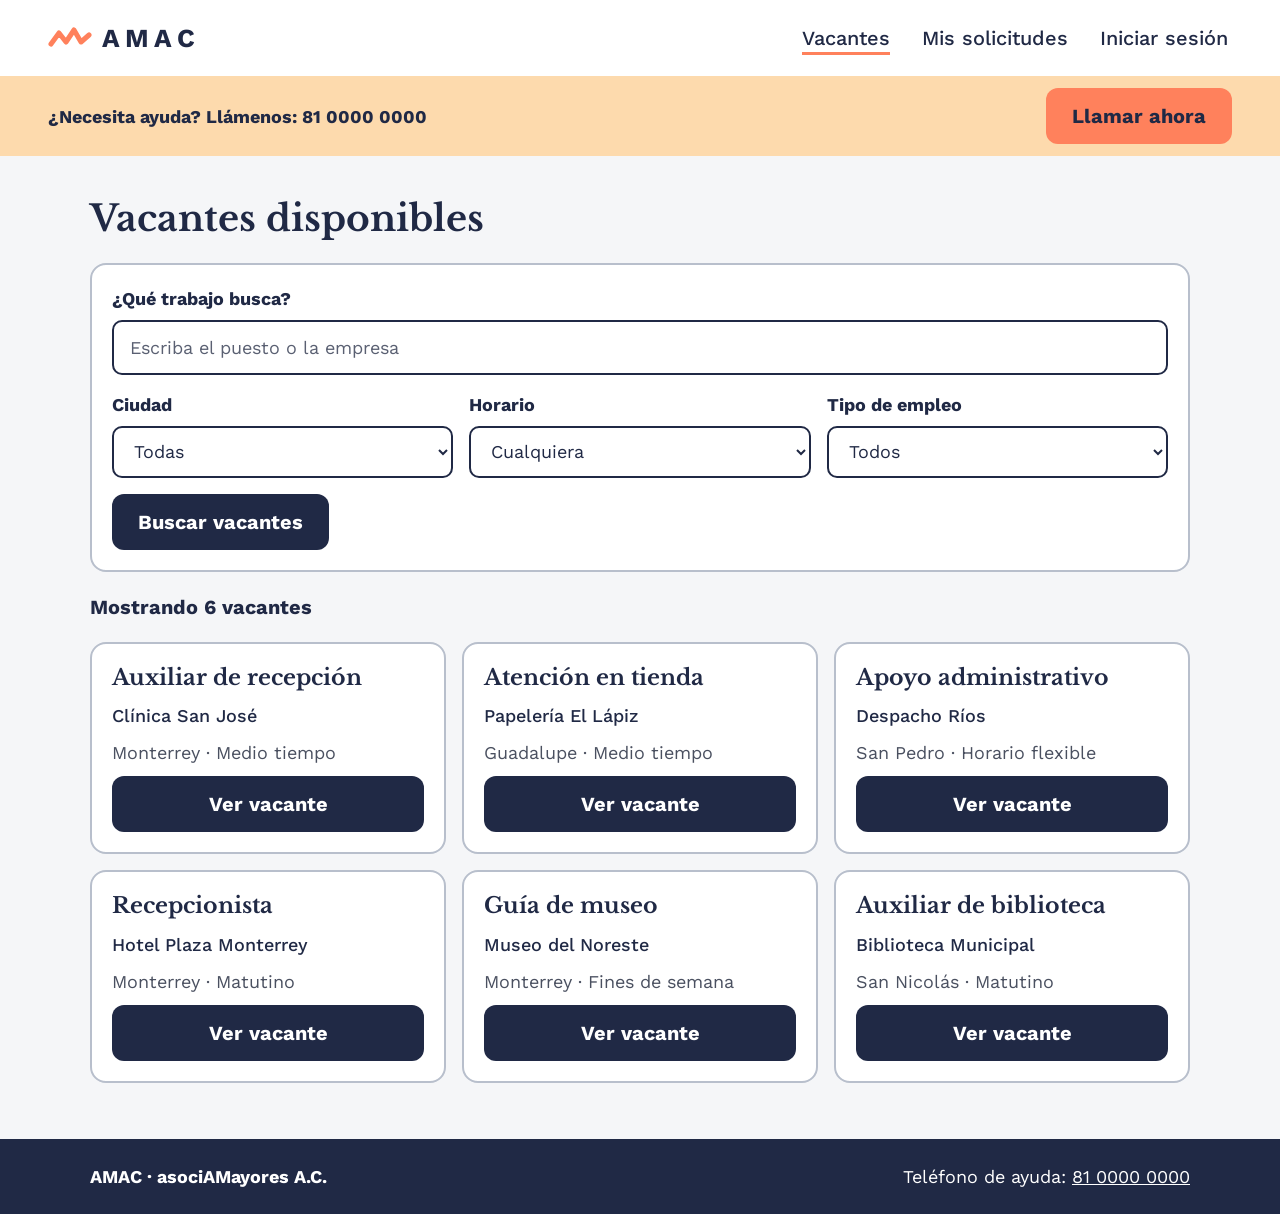
<file: index.html>
<!DOCTYPE html>
<html lang="es">
<head>
  <meta charset="UTF-8">
  <meta name="viewport" content="width=device-width, initial-scale=1.0">
  <title>Vacantes disponibles | AMAC</title>
  <link rel="preconnect" href="https://fonts.googleapis.com">
  <link rel="preconnect" href="https://fonts.gstatic.com" crossorigin>
  <link rel="stylesheet" href="https://fonts.googleapis.com/css2?family=Libre+Baskerville:wght@700&family=Work+Sans:wght@400;500;700&display=swap">
  <link rel="stylesheet" href="css/variables.css">
  <link rel="stylesheet" href="css/base.css">
  <link rel="stylesheet" href="css/layout.css">
  <link rel="stylesheet" href="css/componentes.css">
</head>
<body>
  <a class="saltar-contenido" href="#principal">Saltar al contenido</a>

  <header class="encabezado">
    <div class="encabezado__interior">
      <a class="logo" href="index.html"><svg width="44" height="22" viewBox="0 0 44 22" fill="none" aria-hidden="true"><path d="M3 17 L11 6 L18 15 L26 3 L33 15 L41 8" stroke="#FF815C" stroke-width="5" stroke-linecap="round" stroke-linejoin="round"/></svg><span>AMAC</span></a>
      <nav aria-label="Navegación principal">
        <ul class="nav__lista">
        <li><a class="nav__enlace" href="index.html" aria-current="page">Vacantes</a></li>
        <li><a class="nav__enlace" href="mis-solicitudes.html">Mis solicitudes</a></li>
        <li><a class="nav__enlace" href="login.html">Iniciar sesión</a></li>
        </ul>
      </nav>
    </div>
  </header>

  <aside class="franja-ayuda" aria-label="Ayuda">
    <div class="franja-ayuda__interior">
      <p class="franja-ayuda__texto">¿Necesita ayuda? Llámenos: 81 0000 0000</p>
      <a class="boton boton--acento" href="tel:+528100000000">Llamar ahora</a>
    </div>
  </aside>

  <main id="principal">
    <div class="contenedor">
      <div class="pila">
        <h1>Vacantes disponibles</h1>

        <section class="panel" aria-labelledby="buscar-titulo">
          <h2 class="solo-lectores" id="buscar-titulo">Buscar y filtrar vacantes</h2>
          <div class="campo-formulario">
            <label for="buscar">¿Qué trabajo busca?</label>
            <input type="search" id="buscar" name="buscar" placeholder="Escriba el puesto o la empresa">
          </div>
          <div class="filtros">
        <div class="campo-formulario">
          <label for="ciudad">Ciudad</label>
          <select id="ciudad" name="ciudad"><option>Todas</option><option>Monterrey</option><option>Guadalupe</option><option>San Pedro</option><option>San Nicolás</option></select>
        </div>
        <div class="campo-formulario">
          <label for="horario">Horario</label>
          <select id="horario" name="horario"><option>Cualquiera</option><option>Matutino</option><option>Vespertino</option><option>Flexible</option><option>Fines de semana</option></select>
        </div>
        <div class="campo-formulario">
          <label for="tipo">Tipo de empleo</label>
          <select id="tipo" name="tipo"><option>Todos</option><option>Medio tiempo</option><option>Tiempo completo</option></select>
        </div>
          </div>
          <div class="acciones">
            <button type="button" class="boton boton--primario">Buscar vacantes</button>
          </div>
        </section>

        <p class="texto-grande"><strong>Mostrando 6 vacantes</strong></p>

        <section aria-labelledby="lista-titulo">
          <h2 class="solo-lectores" id="lista-titulo">Lista de vacantes</h2>
          <div class="lista-vacantes">
        <article class="tarjeta-vacante">
          <h3 class="tarjeta-vacante__titulo">Auxiliar de recepción</h3>
          <p class="tarjeta-vacante__empresa">Clínica San José</p>
          <p class="tarjeta-vacante__datos">Monterrey · Medio tiempo</p>
          <a class="boton boton--primario" href="vacante.html">Ver vacante</a>
        </article>
        <article class="tarjeta-vacante">
          <h3 class="tarjeta-vacante__titulo">Atención en tienda</h3>
          <p class="tarjeta-vacante__empresa">Papelería El Lápiz</p>
          <p class="tarjeta-vacante__datos">Guadalupe · Medio tiempo</p>
          <a class="boton boton--primario" href="vacante.html">Ver vacante</a>
        </article>
        <article class="tarjeta-vacante">
          <h3 class="tarjeta-vacante__titulo">Apoyo administrativo</h3>
          <p class="tarjeta-vacante__empresa">Despacho Ríos</p>
          <p class="tarjeta-vacante__datos">San Pedro · Horario flexible</p>
          <a class="boton boton--primario" href="vacante.html">Ver vacante</a>
        </article>
        <article class="tarjeta-vacante">
          <h3 class="tarjeta-vacante__titulo">Recepcionista</h3>
          <p class="tarjeta-vacante__empresa">Hotel Plaza Monterrey</p>
          <p class="tarjeta-vacante__datos">Monterrey · Matutino</p>
          <a class="boton boton--primario" href="vacante.html">Ver vacante</a>
        </article>
        <article class="tarjeta-vacante">
          <h3 class="tarjeta-vacante__titulo">Guía de museo</h3>
          <p class="tarjeta-vacante__empresa">Museo del Noreste</p>
          <p class="tarjeta-vacante__datos">Monterrey · Fines de semana</p>
          <a class="boton boton--primario" href="vacante.html">Ver vacante</a>
        </article>
        <article class="tarjeta-vacante">
          <h3 class="tarjeta-vacante__titulo">Auxiliar de biblioteca</h3>
          <p class="tarjeta-vacante__empresa">Biblioteca Municipal</p>
          <p class="tarjeta-vacante__datos">San Nicolás · Matutino</p>
          <a class="boton boton--primario" href="vacante.html">Ver vacante</a>
        </article>
          </div>
        </section>
      </div>
    </div>
  </main>

  <footer class="pie">
    <div class="contenedor pie__interior">
      <p><strong>AMAC · asociAMayores A.C.</strong></p>
      <p>Teléfono de ayuda: <a href="tel:+528100000000">81 0000 0000</a></p>
    </div>
  </footer>
</body>
</html>
</file>
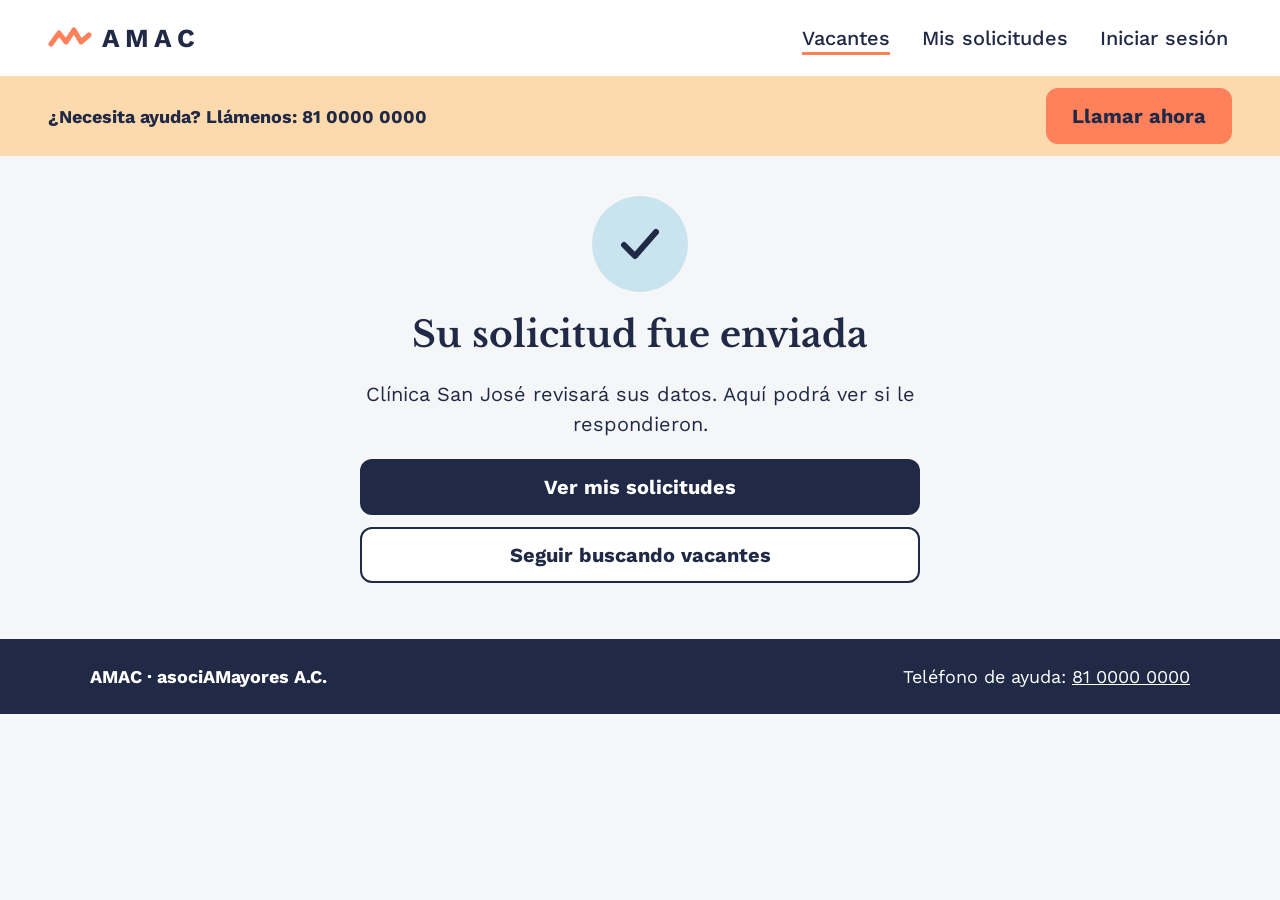
<file: confirmacion.html>
<!DOCTYPE html>
<html lang="es">
<head>
  <meta charset="UTF-8">
  <meta name="viewport" content="width=device-width, initial-scale=1.0">
  <title>Solicitud enviada | AMAC</title>
  <link rel="preconnect" href="https://fonts.googleapis.com">
  <link rel="preconnect" href="https://fonts.gstatic.com" crossorigin>
  <link rel="stylesheet" href="https://fonts.googleapis.com/css2?family=Libre+Baskerville:wght@700&family=Work+Sans:wght@400;500;700&display=swap">
  <link rel="stylesheet" href="css/variables.css">
  <link rel="stylesheet" href="css/base.css">
  <link rel="stylesheet" href="css/layout.css">
  <link rel="stylesheet" href="css/componentes.css">
</head>
<body>
  <a class="saltar-contenido" href="#principal">Saltar al contenido</a>

  <header class="encabezado">
    <div class="encabezado__interior">
      <a class="logo" href="index.html"><svg width="44" height="22" viewBox="0 0 44 22" fill="none" aria-hidden="true"><path d="M3 17 L11 6 L18 15 L26 3 L33 15 L41 8" stroke="#FF815C" stroke-width="5" stroke-linecap="round" stroke-linejoin="round"/></svg><span>AMAC</span></a>
      <nav aria-label="Navegación principal">
        <ul class="nav__lista">
        <li><a class="nav__enlace" href="index.html" aria-current="page">Vacantes</a></li>
        <li><a class="nav__enlace" href="mis-solicitudes.html">Mis solicitudes</a></li>
        <li><a class="nav__enlace" href="login.html">Iniciar sesión</a></li>
        </ul>
      </nav>
    </div>
  </header>

  <aside class="franja-ayuda" aria-label="Ayuda">
    <div class="franja-ayuda__interior">
      <p class="franja-ayuda__texto">¿Necesita ayuda? Llámenos: 81 0000 0000</p>
      <a class="boton boton--acento" href="tel:+528100000000">Llamar ahora</a>
    </div>
  </aside>

  <main id="principal">
    <div class="contenedor contenedor--acceso">
      <div class="pila confirmacion">
        <div class="icono-circulo"><svg width="56" height="56" viewBox="0 0 56 56" fill="none" aria-hidden="true"><path d="M12 29l11 11 21-24" stroke="#202945" stroke-width="6" stroke-linecap="round" stroke-linejoin="round"/></svg></div>
        <h1>Su solicitud fue enviada</h1>
        <p class="texto-grande">Clínica San José revisará sus datos. Aquí podrá ver si le respondieron.</p>
        <div class="acciones acciones--columna">
          <a class="boton boton--primario" href="mis-solicitudes.html">Ver mis solicitudes</a>
          <a class="boton boton--secundario" href="index.html">Seguir buscando vacantes</a>
        </div>
      </div>
    </div>
  </main>

  <footer class="pie">
    <div class="contenedor pie__interior">
      <p><strong>AMAC · asociAMayores A.C.</strong></p>
      <p>Teléfono de ayuda: <a href="tel:+528100000000">81 0000 0000</a></p>
    </div>
  </footer>
</body>
</html>
</file>
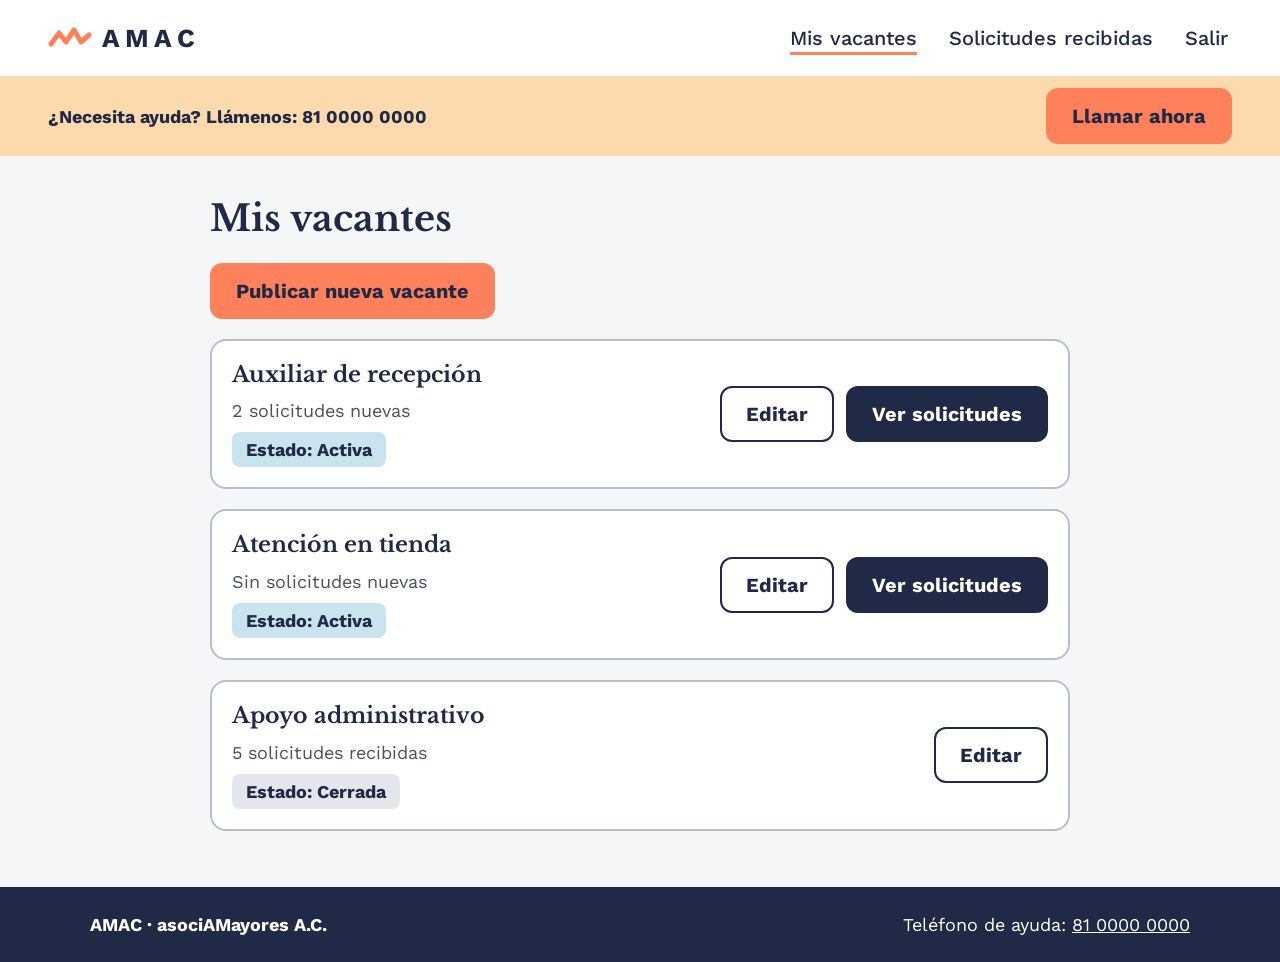
<file: empresa-vacantes.html>
<!DOCTYPE html>
<html lang="es">
<head>
  <meta charset="UTF-8">
  <meta name="viewport" content="width=device-width, initial-scale=1.0">
  <title>Mis vacantes | AMAC</title>
  <link rel="preconnect" href="https://fonts.googleapis.com">
  <link rel="preconnect" href="https://fonts.gstatic.com" crossorigin>
  <link rel="stylesheet" href="https://fonts.googleapis.com/css2?family=Libre+Baskerville:wght@700&family=Work+Sans:wght@400;500;700&display=swap">
  <link rel="stylesheet" href="css/variables.css">
  <link rel="stylesheet" href="css/base.css">
  <link rel="stylesheet" href="css/layout.css">
  <link rel="stylesheet" href="css/componentes.css">
</head>
<body>
  <a class="saltar-contenido" href="#principal">Saltar al contenido</a>

  <header class="encabezado">
    <div class="encabezado__interior">
      <a class="logo" href="index.html"><svg width="44" height="22" viewBox="0 0 44 22" fill="none" aria-hidden="true"><path d="M3 17 L11 6 L18 15 L26 3 L33 15 L41 8" stroke="#FF815C" stroke-width="5" stroke-linecap="round" stroke-linejoin="round"/></svg><span>AMAC</span></a>
      <nav aria-label="Navegación principal">
        <ul class="nav__lista">
        <li><a class="nav__enlace" href="empresa-vacantes.html" aria-current="page">Mis vacantes</a></li>
        <li><a class="nav__enlace" href="solicitudes-recibidas.html">Solicitudes recibidas</a></li>
        <li><a class="nav__enlace" href="login.html">Salir</a></li>
        </ul>
      </nav>
    </div>
  </header>

  <aside class="franja-ayuda" aria-label="Ayuda">
    <div class="franja-ayuda__interior">
      <p class="franja-ayuda__texto">¿Necesita ayuda? Llámenos: 81 0000 0000</p>
      <a class="boton boton--acento" href="tel:+528100000000">Llamar ahora</a>
    </div>
  </aside>

  <main id="principal">
    <div class="contenedor contenedor--medio">
      <div class="pila">
        <h1>Mis vacantes</h1>
        <div class="acciones">
          <button type="button" class="boton boton--acento">Publicar nueva vacante</button>
        </div>
      <article class="fila">
        <div class="fila__texto">
          <h2 class="fila__titulo">Auxiliar de recepción</h2>
          <p class="fila__detalle">2 solicitudes nuevas</p>
          <p><span class="etiqueta-estatus etiqueta-estatus--activa">Estado: Activa</span></p>
        </div>
        <div class="acciones">
          <button type="button" class="boton boton--secundario">Editar</button><a class="boton boton--primario" href="solicitudes-recibidas.html">Ver solicitudes</a>
        </div>
      </article>
      <article class="fila">
        <div class="fila__texto">
          <h2 class="fila__titulo">Atención en tienda</h2>
          <p class="fila__detalle">Sin solicitudes nuevas</p>
          <p><span class="etiqueta-estatus etiqueta-estatus--activa">Estado: Activa</span></p>
        </div>
        <div class="acciones">
          <button type="button" class="boton boton--secundario">Editar</button><a class="boton boton--primario" href="solicitudes-recibidas.html">Ver solicitudes</a>
        </div>
      </article>
      <article class="fila">
        <div class="fila__texto">
          <h2 class="fila__titulo">Apoyo administrativo</h2>
          <p class="fila__detalle">5 solicitudes recibidas</p>
          <p><span class="etiqueta-estatus etiqueta-estatus--cerrada">Estado: Cerrada</span></p>
        </div>
        <div class="acciones">
          <button type="button" class="boton boton--secundario">Editar</button>
        </div>
      </article>
      </div>
    </div>
  </main>

  <footer class="pie">
    <div class="contenedor pie__interior">
      <p><strong>AMAC · asociAMayores A.C.</strong></p>
      <p>Teléfono de ayuda: <a href="tel:+528100000000">81 0000 0000</a></p>
    </div>
  </footer>
</body>
</html>
</file>
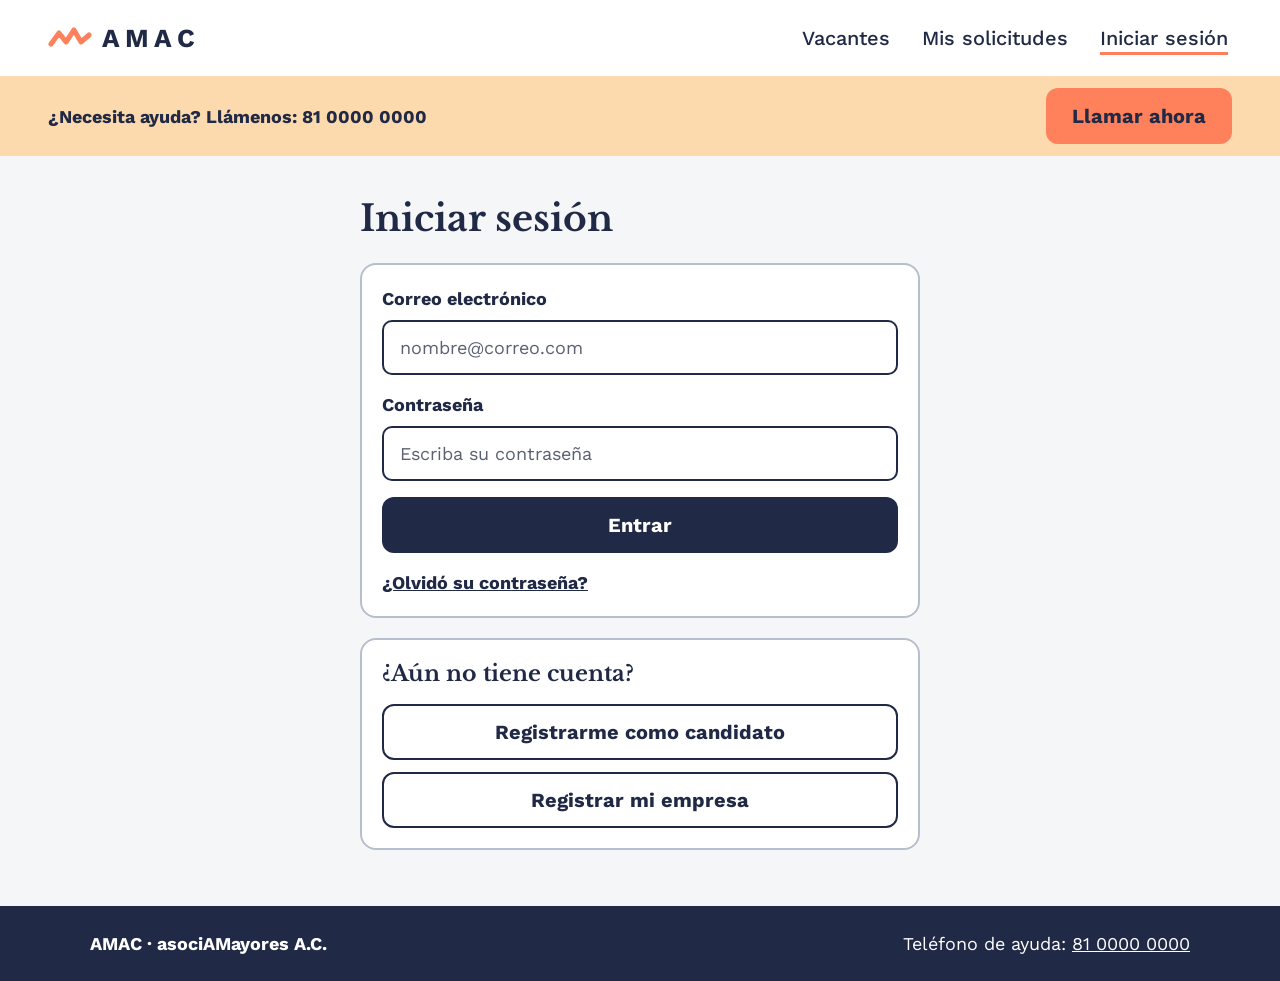
<file: login.html>
<!DOCTYPE html>
<html lang="es">
<head>
  <meta charset="UTF-8">
  <meta name="viewport" content="width=device-width, initial-scale=1.0">
  <title>Iniciar sesión | AMAC</title>
  <link rel="preconnect" href="https://fonts.googleapis.com">
  <link rel="preconnect" href="https://fonts.gstatic.com" crossorigin>
  <link rel="stylesheet" href="https://fonts.googleapis.com/css2?family=Libre+Baskerville:wght@700&family=Work+Sans:wght@400;500;700&display=swap">
  <link rel="stylesheet" href="css/variables.css">
  <link rel="stylesheet" href="css/base.css">
  <link rel="stylesheet" href="css/layout.css">
  <link rel="stylesheet" href="css/componentes.css">
</head>
<body>
  <a class="saltar-contenido" href="#principal">Saltar al contenido</a>

  <header class="encabezado">
    <div class="encabezado__interior">
      <a class="logo" href="index.html"><svg width="44" height="22" viewBox="0 0 44 22" fill="none" aria-hidden="true"><path d="M3 17 L11 6 L18 15 L26 3 L33 15 L41 8" stroke="#FF815C" stroke-width="5" stroke-linecap="round" stroke-linejoin="round"/></svg><span>AMAC</span></a>
      <nav aria-label="Navegación principal">
        <ul class="nav__lista">
        <li><a class="nav__enlace" href="index.html">Vacantes</a></li>
        <li><a class="nav__enlace" href="mis-solicitudes.html">Mis solicitudes</a></li>
        <li><a class="nav__enlace" href="login.html" aria-current="page">Iniciar sesión</a></li>
        </ul>
      </nav>
    </div>
  </header>

  <aside class="franja-ayuda" aria-label="Ayuda">
    <div class="franja-ayuda__interior">
      <p class="franja-ayuda__texto">¿Necesita ayuda? Llámenos: 81 0000 0000</p>
      <a class="boton boton--acento" href="tel:+528100000000">Llamar ahora</a>
    </div>
  </aside>

  <main id="principal">
    <div class="contenedor contenedor--acceso">
      <div class="pila">
        <h1>Iniciar sesión</h1>
        <form class="panel">
      <div class="campo-formulario">
        <label for="correo">Correo electrónico</label>
        <input type="email" id="correo" name="correo" autocomplete="email" placeholder="nombre@correo.com" required>
      </div>
      <div class="campo-formulario">
        <label for="clave">Contraseña</label>
        <input type="password" id="clave" name="clave" autocomplete="current-password" placeholder="Escriba su contraseña" required>
      </div>
          <div class="acciones acciones--columna">
            <a class="boton boton--primario" href="index.html">Entrar</a>
          </div>
          <p><a class="enlace-fuerte" href="#">¿Olvidó su contraseña?</a></p>
        </form>
        <section class="panel">
          <h2>¿Aún no tiene cuenta?</h2>
          <div class="acciones acciones--columna">
            <a class="boton boton--secundario" href="registro-candidato.html">Registrarme como candidato</a>
            <a class="boton boton--secundario" href="registro-empresa.html">Registrar mi empresa</a>
          </div>
        </section>
      </div>
    </div>
  </main>

  <footer class="pie">
    <div class="contenedor pie__interior">
      <p><strong>AMAC · asociAMayores A.C.</strong></p>
      <p>Teléfono de ayuda: <a href="tel:+528100000000">81 0000 0000</a></p>
    </div>
  </footer>
</body>
</html>
</file>
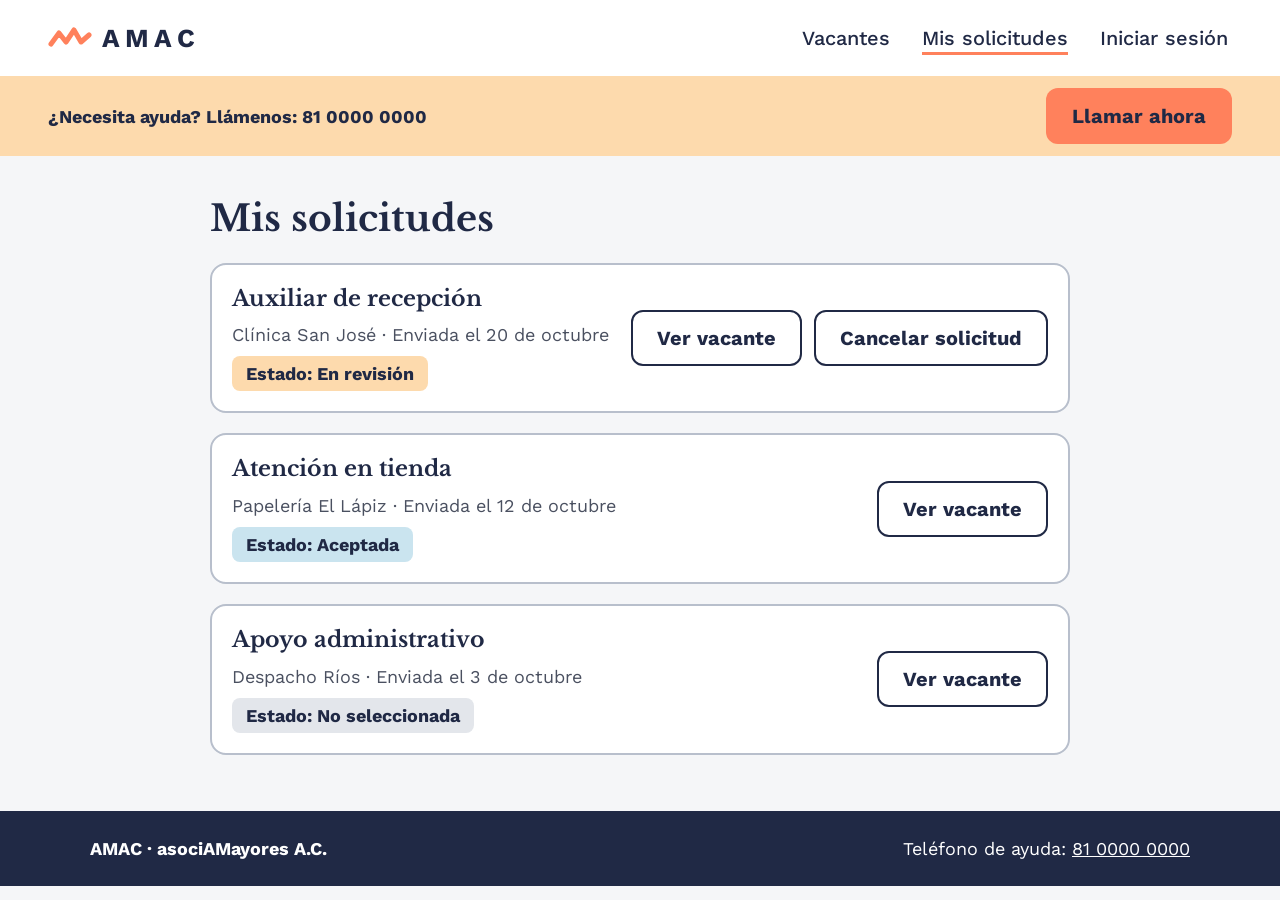
<file: mis-solicitudes.html>
<!DOCTYPE html>
<html lang="es">
<head>
  <meta charset="UTF-8">
  <meta name="viewport" content="width=device-width, initial-scale=1.0">
  <title>Mis solicitudes | AMAC</title>
  <link rel="preconnect" href="https://fonts.googleapis.com">
  <link rel="preconnect" href="https://fonts.gstatic.com" crossorigin>
  <link rel="stylesheet" href="https://fonts.googleapis.com/css2?family=Libre+Baskerville:wght@700&family=Work+Sans:wght@400;500;700&display=swap">
  <link rel="stylesheet" href="css/variables.css">
  <link rel="stylesheet" href="css/base.css">
  <link rel="stylesheet" href="css/layout.css">
  <link rel="stylesheet" href="css/componentes.css">
</head>
<body>
  <a class="saltar-contenido" href="#principal">Saltar al contenido</a>

  <header class="encabezado">
    <div class="encabezado__interior">
      <a class="logo" href="index.html"><svg width="44" height="22" viewBox="0 0 44 22" fill="none" aria-hidden="true"><path d="M3 17 L11 6 L18 15 L26 3 L33 15 L41 8" stroke="#FF815C" stroke-width="5" stroke-linecap="round" stroke-linejoin="round"/></svg><span>AMAC</span></a>
      <nav aria-label="Navegación principal">
        <ul class="nav__lista">
        <li><a class="nav__enlace" href="index.html">Vacantes</a></li>
        <li><a class="nav__enlace" href="mis-solicitudes.html" aria-current="page">Mis solicitudes</a></li>
        <li><a class="nav__enlace" href="login.html">Iniciar sesión</a></li>
        </ul>
      </nav>
    </div>
  </header>

  <aside class="franja-ayuda" aria-label="Ayuda">
    <div class="franja-ayuda__interior">
      <p class="franja-ayuda__texto">¿Necesita ayuda? Llámenos: 81 0000 0000</p>
      <a class="boton boton--acento" href="tel:+528100000000">Llamar ahora</a>
    </div>
  </aside>

  <main id="principal">
    <div class="contenedor contenedor--medio">
      <div class="pila">
        <h1>Mis solicitudes</h1>
      <article class="fila">
        <div class="fila__texto">
          <h2 class="fila__titulo">Auxiliar de recepción</h2>
          <p class="fila__detalle">Clínica San José · Enviada el 20 de octubre</p>
          <p><span class="etiqueta-estatus etiqueta-estatus--revision">Estado: En revisión</span></p>
        </div>
        <div class="acciones">
          <a class="boton boton--secundario" href="vacante.html">Ver vacante</a><button type="button" class="boton boton--secundario">Cancelar solicitud</button>
        </div>
      </article>
      <article class="fila">
        <div class="fila__texto">
          <h2 class="fila__titulo">Atención en tienda</h2>
          <p class="fila__detalle">Papelería El Lápiz · Enviada el 12 de octubre</p>
          <p><span class="etiqueta-estatus etiqueta-estatus--aceptada">Estado: Aceptada</span></p>
        </div>
        <div class="acciones">
          <a class="boton boton--secundario" href="vacante.html">Ver vacante</a>
        </div>
      </article>
      <article class="fila">
        <div class="fila__texto">
          <h2 class="fila__titulo">Apoyo administrativo</h2>
          <p class="fila__detalle">Despacho Ríos · Enviada el 3 de octubre</p>
          <p><span class="etiqueta-estatus etiqueta-estatus--no-seleccionada">Estado: No seleccionada</span></p>
        </div>
        <div class="acciones">
          <a class="boton boton--secundario" href="vacante.html">Ver vacante</a>
        </div>
      </article>
      </div>
    </div>
  </main>

  <footer class="pie">
    <div class="contenedor pie__interior">
      <p><strong>AMAC · asociAMayores A.C.</strong></p>
      <p>Teléfono de ayuda: <a href="tel:+528100000000">81 0000 0000</a></p>
    </div>
  </footer>
</body>
</html>
</file>
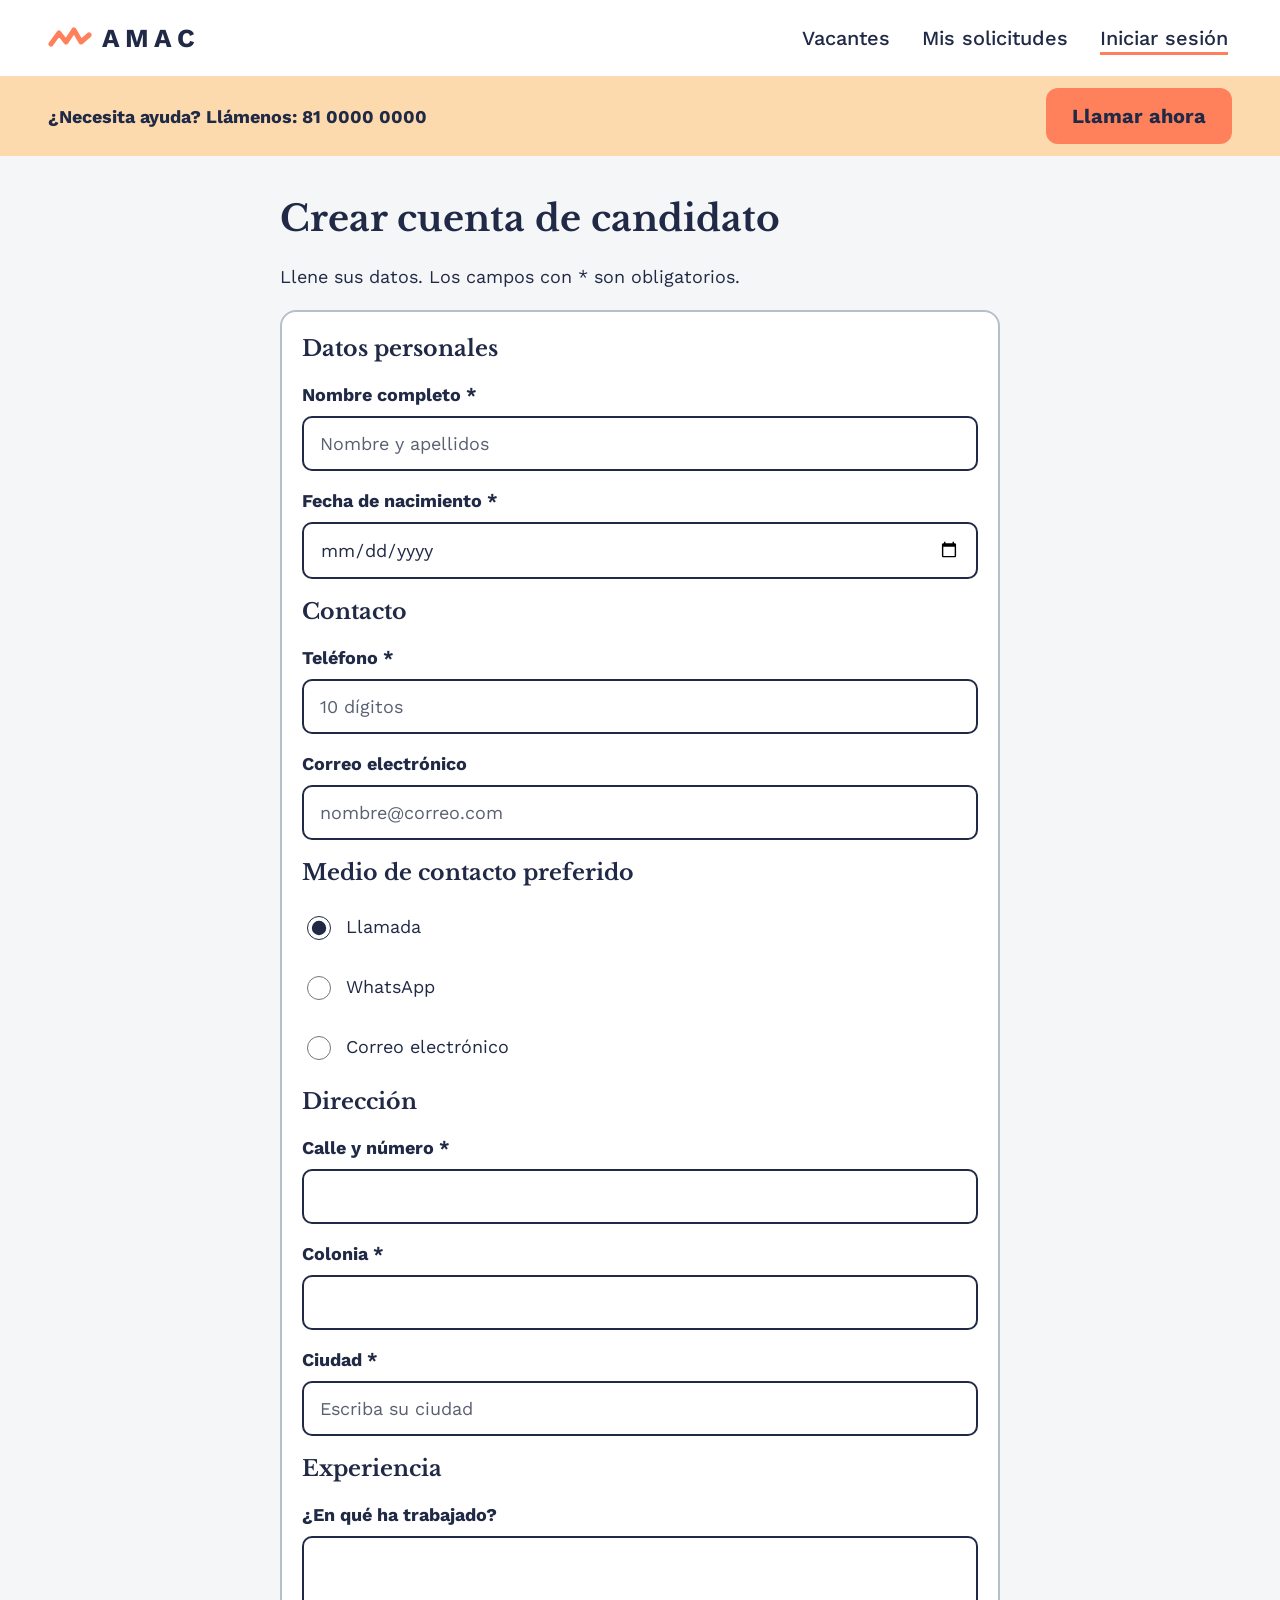
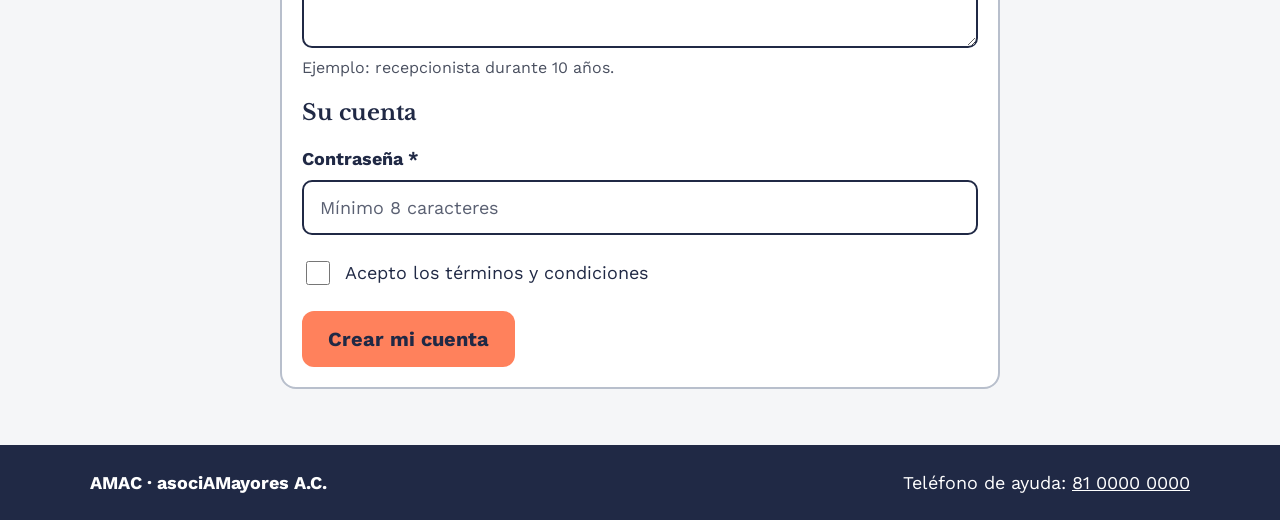
<file: registro-candidato.html>
<!DOCTYPE html>
<html lang="es">
<head>
  <meta charset="UTF-8">
  <meta name="viewport" content="width=device-width, initial-scale=1.0">
  <title>Registro de candidato | AMAC</title>
  <link rel="preconnect" href="https://fonts.googleapis.com">
  <link rel="preconnect" href="https://fonts.gstatic.com" crossorigin>
  <link rel="stylesheet" href="https://fonts.googleapis.com/css2?family=Libre+Baskerville:wght@700&family=Work+Sans:wght@400;500;700&display=swap">
  <link rel="stylesheet" href="css/variables.css">
  <link rel="stylesheet" href="css/base.css">
  <link rel="stylesheet" href="css/layout.css">
  <link rel="stylesheet" href="css/componentes.css">
</head>
<body>
  <a class="saltar-contenido" href="#principal">Saltar al contenido</a>

  <header class="encabezado">
    <div class="encabezado__interior">
      <a class="logo" href="index.html"><svg width="44" height="22" viewBox="0 0 44 22" fill="none" aria-hidden="true"><path d="M3 17 L11 6 L18 15 L26 3 L33 15 L41 8" stroke="#FF815C" stroke-width="5" stroke-linecap="round" stroke-linejoin="round"/></svg><span>AMAC</span></a>
      <nav aria-label="Navegación principal">
        <ul class="nav__lista">
        <li><a class="nav__enlace" href="index.html">Vacantes</a></li>
        <li><a class="nav__enlace" href="mis-solicitudes.html">Mis solicitudes</a></li>
        <li><a class="nav__enlace" href="login.html" aria-current="page">Iniciar sesión</a></li>
        </ul>
      </nav>
    </div>
  </header>

  <aside class="franja-ayuda" aria-label="Ayuda">
    <div class="franja-ayuda__interior">
      <p class="franja-ayuda__texto">¿Necesita ayuda? Llámenos: 81 0000 0000</p>
      <a class="boton boton--acento" href="tel:+528100000000">Llamar ahora</a>
    </div>
  </aside>

  <main id="principal">
    <div class="contenedor contenedor--formulario">
      <div class="pila">
        <h1>Crear cuenta de candidato</h1>
        <p>Llene sus datos. Los campos con * son obligatorios.</p>
        <form class="panel">
      <fieldset class="grupo">
        <legend>Datos personales</legend>
      <div class="campo-formulario">
        <label for="nombre">Nombre completo *</label>
        <input type="text" id="nombre" name="nombre" autocomplete="name" placeholder="Nombre y apellidos" required>
      </div>
      <div class="campo-formulario">
        <label for="nacimiento">Fecha de nacimiento *</label>
        <input type="date" id="nacimiento" name="nacimiento" autocomplete="bday" required>
      </div>
      </fieldset>
      <fieldset class="grupo">
        <legend>Contacto</legend>
      <div class="campo-formulario">
        <label for="telefono">Teléfono *</label>
        <input type="tel" id="telefono" name="telefono" autocomplete="tel" placeholder="10 dígitos" required>
      </div>
      <div class="campo-formulario">
        <label for="correo">Correo electrónico</label>
        <input type="email" id="correo" name="correo" autocomplete="email" placeholder="nombre@correo.com">
      </div>
        <fieldset class="grupo">
          <legend>Medio de contacto preferido</legend>
          <div class="opcion"><input type="radio" id="medio-llamada" name="medio" value="llamada" checked><label for="medio-llamada">Llamada</label></div>
          <div class="opcion"><input type="radio" id="medio-whatsapp" name="medio" value="whatsapp"><label for="medio-whatsapp">WhatsApp</label></div>
          <div class="opcion"><input type="radio" id="medio-correo" name="medio" value="correo"><label for="medio-correo">Correo electrónico</label></div>
        </fieldset>
      </fieldset>
      <fieldset class="grupo">
        <legend>Dirección</legend>
      <div class="campo-formulario">
        <label for="calle">Calle y número *</label>
        <input type="text" id="calle" name="calle" autocomplete="address-line1" required>
      </div>
      <div class="campo-formulario">
        <label for="colonia">Colonia *</label>
        <input type="text" id="colonia" name="colonia" autocomplete="address-level3" required>
      </div>
      <div class="campo-formulario">
        <label for="ciudad">Ciudad *</label>
        <input type="text" id="ciudad" name="ciudad" autocomplete="address-level2" placeholder="Escriba su ciudad" required>
      </div>
      </fieldset>
      <fieldset class="grupo">
        <legend>Experiencia</legend>
        <div class="campo-formulario">
          <label for="experiencia">¿En qué ha trabajado?</label>
          <textarea id="experiencia" name="experiencia" aria-describedby="experiencia-ayuda"></textarea>
          <p class="campo-formulario__ayuda" id="experiencia-ayuda">Ejemplo: recepcionista durante 10 años.</p>
        </div>
      </fieldset>
      <fieldset class="grupo">
        <legend>Su cuenta</legend>
      <div class="campo-formulario">
        <label for="clave">Contraseña *</label>
        <input type="password" id="clave" name="clave" autocomplete="new-password" placeholder="Mínimo 8 caracteres" required>
      </div>
      </fieldset>
          <div class="opcion"><input type="checkbox" id="terminos" name="terminos" required><label for="terminos">Acepto los términos y condiciones</label></div>
          <div class="acciones">
            <a class="boton boton--acento" href="login.html">Crear mi cuenta</a>
          </div>
        </form>
      </div>
    </div>
  </main>

  <footer class="pie">
    <div class="contenedor pie__interior">
      <p><strong>AMAC · asociAMayores A.C.</strong></p>
      <p>Teléfono de ayuda: <a href="tel:+528100000000">81 0000 0000</a></p>
    </div>
  </footer>
</body>
</html>
</file>
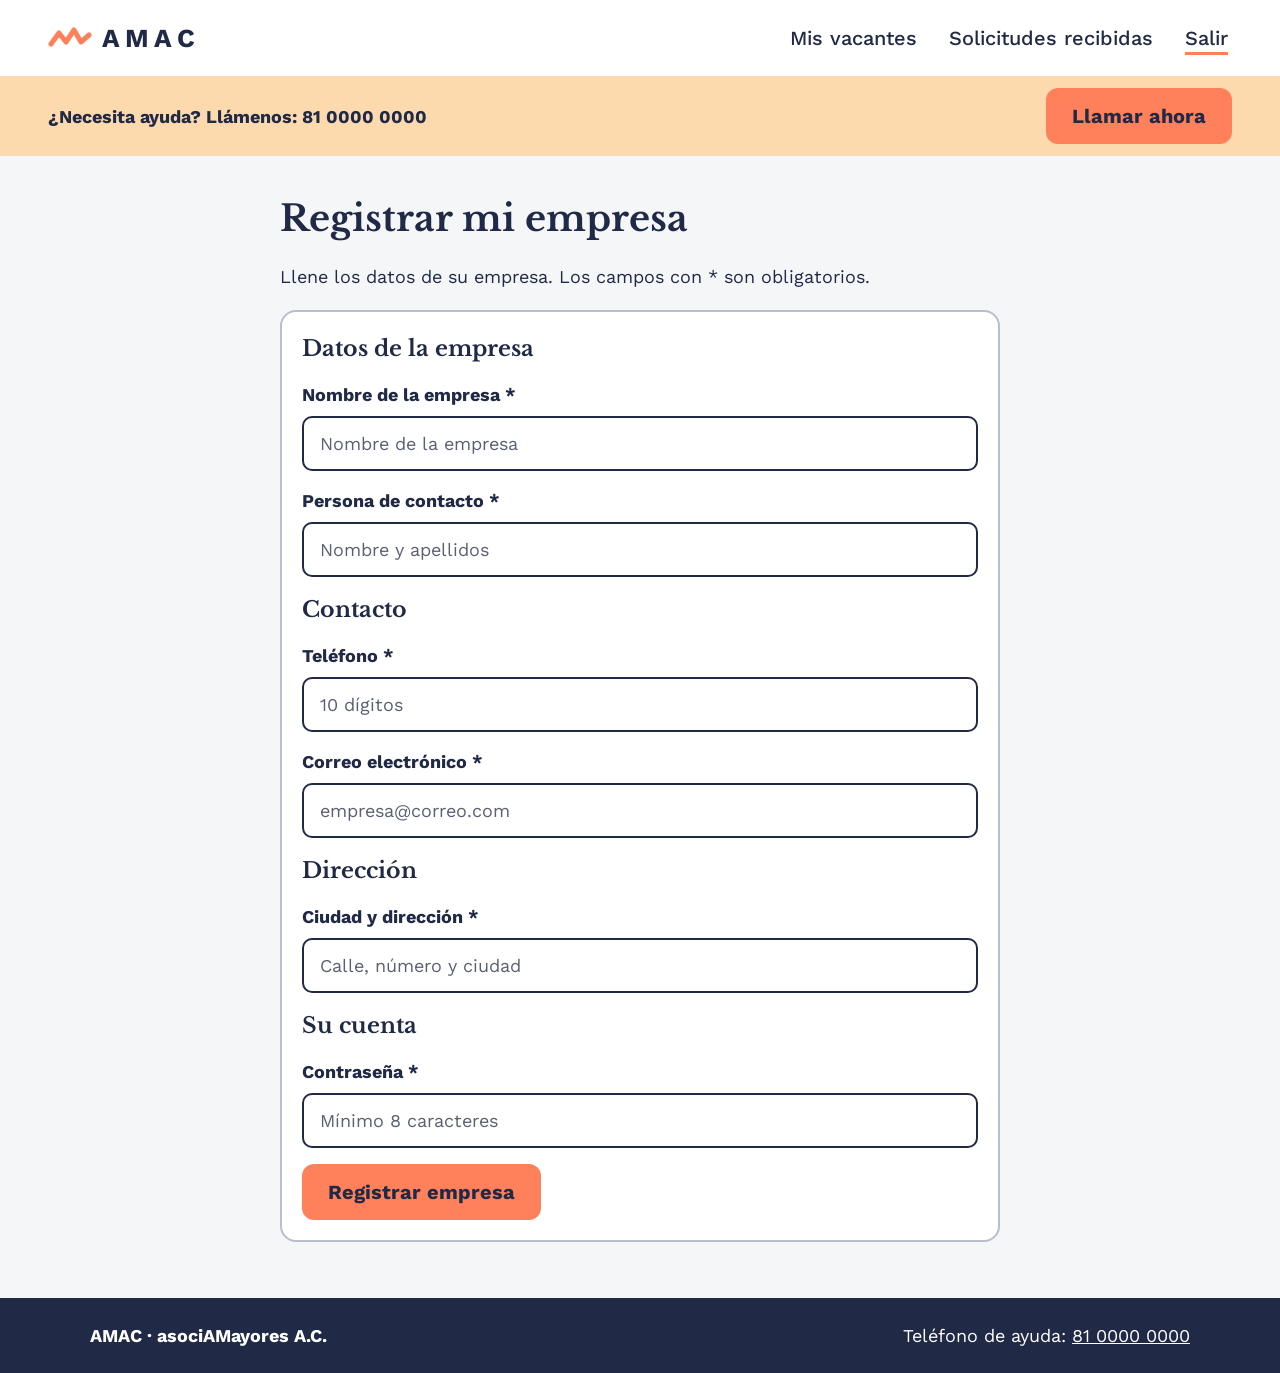
<file: registro-empresa.html>
<!DOCTYPE html>
<html lang="es">
<head>
  <meta charset="UTF-8">
  <meta name="viewport" content="width=device-width, initial-scale=1.0">
  <title>Registro de empresa | AMAC</title>
  <link rel="preconnect" href="https://fonts.googleapis.com">
  <link rel="preconnect" href="https://fonts.gstatic.com" crossorigin>
  <link rel="stylesheet" href="https://fonts.googleapis.com/css2?family=Libre+Baskerville:wght@700&family=Work+Sans:wght@400;500;700&display=swap">
  <link rel="stylesheet" href="css/variables.css">
  <link rel="stylesheet" href="css/base.css">
  <link rel="stylesheet" href="css/layout.css">
  <link rel="stylesheet" href="css/componentes.css">
</head>
<body>
  <a class="saltar-contenido" href="#principal">Saltar al contenido</a>

  <header class="encabezado">
    <div class="encabezado__interior">
      <a class="logo" href="index.html"><svg width="44" height="22" viewBox="0 0 44 22" fill="none" aria-hidden="true"><path d="M3 17 L11 6 L18 15 L26 3 L33 15 L41 8" stroke="#FF815C" stroke-width="5" stroke-linecap="round" stroke-linejoin="round"/></svg><span>AMAC</span></a>
      <nav aria-label="Navegación principal">
        <ul class="nav__lista">
        <li><a class="nav__enlace" href="empresa-vacantes.html">Mis vacantes</a></li>
        <li><a class="nav__enlace" href="solicitudes-recibidas.html">Solicitudes recibidas</a></li>
        <li><a class="nav__enlace" href="login.html" aria-current="page">Salir</a></li>
        </ul>
      </nav>
    </div>
  </header>

  <aside class="franja-ayuda" aria-label="Ayuda">
    <div class="franja-ayuda__interior">
      <p class="franja-ayuda__texto">¿Necesita ayuda? Llámenos: 81 0000 0000</p>
      <a class="boton boton--acento" href="tel:+528100000000">Llamar ahora</a>
    </div>
  </aside>

  <main id="principal">
    <div class="contenedor contenedor--formulario">
      <div class="pila">
        <h1>Registrar mi empresa</h1>
        <p>Llene los datos de su empresa. Los campos con * son obligatorios.</p>
        <form class="panel">
      <fieldset class="grupo">
        <legend>Datos de la empresa</legend>
      <div class="campo-formulario">
        <label for="empresa">Nombre de la empresa *</label>
        <input type="text" id="empresa" name="empresa" autocomplete="organization" placeholder="Nombre de la empresa" required>
      </div>
      <div class="campo-formulario">
        <label for="contacto">Persona de contacto *</label>
        <input type="text" id="contacto" name="contacto" autocomplete="name" placeholder="Nombre y apellidos" required>
      </div>
      </fieldset>
      <fieldset class="grupo">
        <legend>Contacto</legend>
      <div class="campo-formulario">
        <label for="telefono">Teléfono *</label>
        <input type="tel" id="telefono" name="telefono" autocomplete="tel" placeholder="10 dígitos" required>
      </div>
      <div class="campo-formulario">
        <label for="correo">Correo electrónico *</label>
        <input type="email" id="correo" name="correo" autocomplete="email" placeholder="empresa@correo.com" required>
      </div>
      </fieldset>
      <fieldset class="grupo">
        <legend>Dirección</legend>
      <div class="campo-formulario">
        <label for="direccion">Ciudad y dirección *</label>
        <input type="text" id="direccion" name="direccion" autocomplete="address-line1" placeholder="Calle, número y ciudad" required>
      </div>
      </fieldset>
      <fieldset class="grupo">
        <legend>Su cuenta</legend>
      <div class="campo-formulario">
        <label for="clave">Contraseña *</label>
        <input type="password" id="clave" name="clave" autocomplete="new-password" placeholder="Mínimo 8 caracteres" required>
      </div>
      </fieldset>
          <div class="acciones">
            <a class="boton boton--acento" href="login.html">Registrar empresa</a>
          </div>
        </form>
      </div>
    </div>
  </main>

  <footer class="pie">
    <div class="contenedor pie__interior">
      <p><strong>AMAC · asociAMayores A.C.</strong></p>
      <p>Teléfono de ayuda: <a href="tel:+528100000000">81 0000 0000</a></p>
    </div>
  </footer>
</body>
</html>
</file>
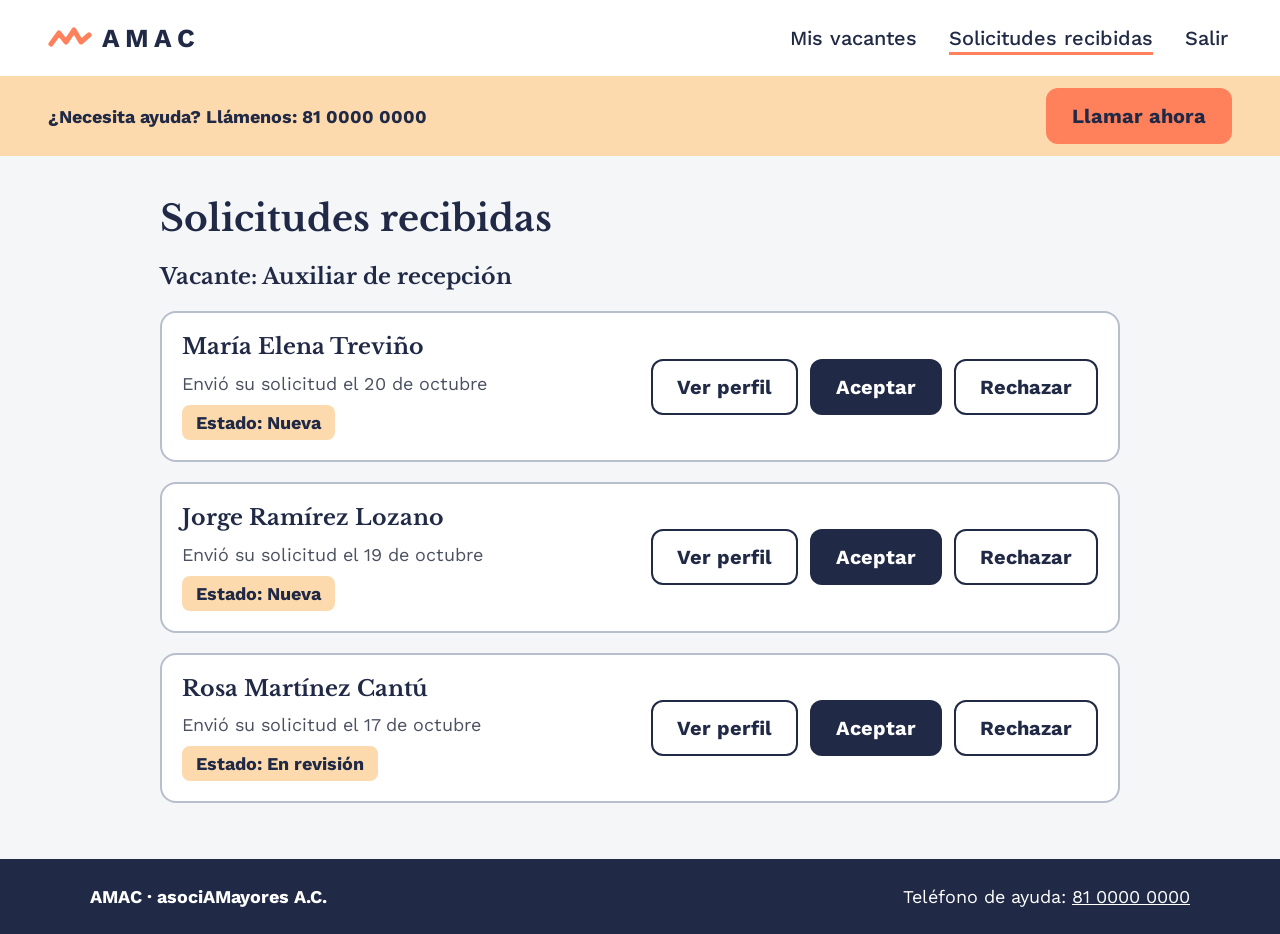
<file: solicitudes-recibidas.html>
<!DOCTYPE html>
<html lang="es">
<head>
  <meta charset="UTF-8">
  <meta name="viewport" content="width=device-width, initial-scale=1.0">
  <title>Solicitudes recibidas | AMAC</title>
  <link rel="preconnect" href="https://fonts.googleapis.com">
  <link rel="preconnect" href="https://fonts.gstatic.com" crossorigin>
  <link rel="stylesheet" href="https://fonts.googleapis.com/css2?family=Libre+Baskerville:wght@700&family=Work+Sans:wght@400;500;700&display=swap">
  <link rel="stylesheet" href="css/variables.css">
  <link rel="stylesheet" href="css/base.css">
  <link rel="stylesheet" href="css/layout.css">
  <link rel="stylesheet" href="css/componentes.css">
</head>
<body>
  <a class="saltar-contenido" href="#principal">Saltar al contenido</a>

  <header class="encabezado">
    <div class="encabezado__interior">
      <a class="logo" href="index.html"><svg width="44" height="22" viewBox="0 0 44 22" fill="none" aria-hidden="true"><path d="M3 17 L11 6 L18 15 L26 3 L33 15 L41 8" stroke="#FF815C" stroke-width="5" stroke-linecap="round" stroke-linejoin="round"/></svg><span>AMAC</span></a>
      <nav aria-label="Navegación principal">
        <ul class="nav__lista">
        <li><a class="nav__enlace" href="empresa-vacantes.html">Mis vacantes</a></li>
        <li><a class="nav__enlace" href="solicitudes-recibidas.html" aria-current="page">Solicitudes recibidas</a></li>
        <li><a class="nav__enlace" href="login.html">Salir</a></li>
        </ul>
      </nav>
    </div>
  </header>

  <aside class="franja-ayuda" aria-label="Ayuda">
    <div class="franja-ayuda__interior">
      <p class="franja-ayuda__texto">¿Necesita ayuda? Llámenos: 81 0000 0000</p>
      <a class="boton boton--acento" href="tel:+528100000000">Llamar ahora</a>
    </div>
  </aside>

  <main id="principal">
    <div class="contenedor contenedor--ancho">
      <div class="pila">
        <h1>Solicitudes recibidas</h1>
        <h2>Vacante: Auxiliar de recepción</h2>
      <article class="fila">
        <div class="fila__texto">
          <h3 class="fila__titulo">María Elena Treviño</h3>
          <p class="fila__detalle">Envió su solicitud el 20 de octubre</p>
          <p><span class="etiqueta-estatus etiqueta-estatus--nueva">Estado: Nueva</span></p>
        </div>
        <div class="acciones">
          <button type="button" class="boton boton--secundario">Ver perfil</button><button type="button" class="boton boton--primario">Aceptar</button><button type="button" class="boton boton--secundario">Rechazar</button>
        </div>
      </article>
      <article class="fila">
        <div class="fila__texto">
          <h3 class="fila__titulo">Jorge Ramírez Lozano</h3>
          <p class="fila__detalle">Envió su solicitud el 19 de octubre</p>
          <p><span class="etiqueta-estatus etiqueta-estatus--nueva">Estado: Nueva</span></p>
        </div>
        <div class="acciones">
          <button type="button" class="boton boton--secundario">Ver perfil</button><button type="button" class="boton boton--primario">Aceptar</button><button type="button" class="boton boton--secundario">Rechazar</button>
        </div>
      </article>
      <article class="fila">
        <div class="fila__texto">
          <h3 class="fila__titulo">Rosa Martínez Cantú</h3>
          <p class="fila__detalle">Envió su solicitud el 17 de octubre</p>
          <p><span class="etiqueta-estatus etiqueta-estatus--revision">Estado: En revisión</span></p>
        </div>
        <div class="acciones">
          <button type="button" class="boton boton--secundario">Ver perfil</button><button type="button" class="boton boton--primario">Aceptar</button><button type="button" class="boton boton--secundario">Rechazar</button>
        </div>
      </article>
      </div>
    </div>
  </main>

  <footer class="pie">
    <div class="contenedor pie__interior">
      <p><strong>AMAC · asociAMayores A.C.</strong></p>
      <p>Teléfono de ayuda: <a href="tel:+528100000000">81 0000 0000</a></p>
    </div>
  </footer>
</body>
</html>
</file>
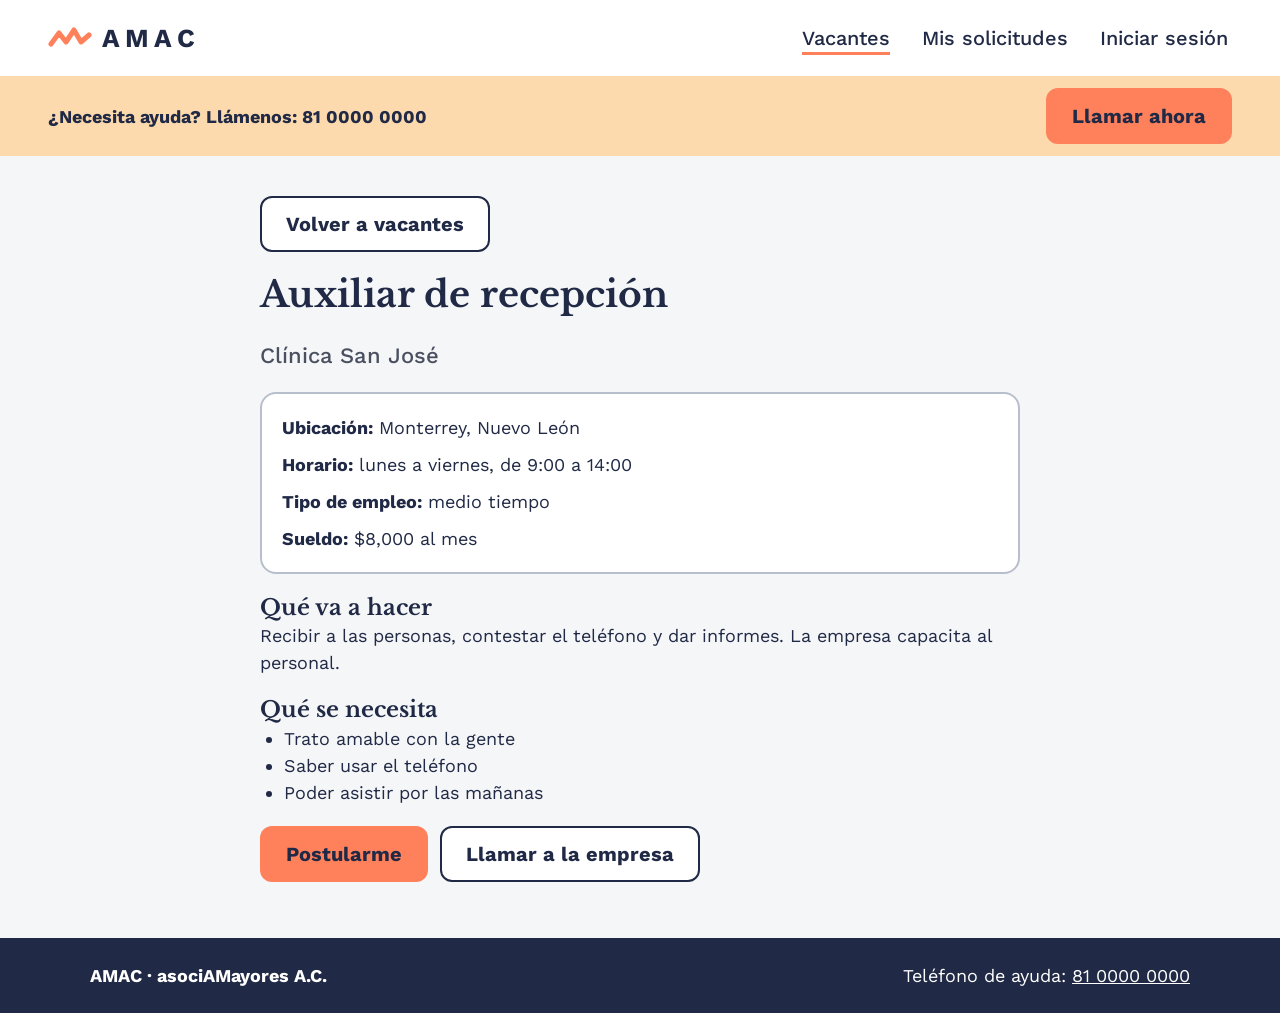
<file: vacante.html>
<!DOCTYPE html>
<html lang="es">
<head>
  <meta charset="UTF-8">
  <meta name="viewport" content="width=device-width, initial-scale=1.0">
  <title>Auxiliar de recepción | AMAC</title>
  <link rel="preconnect" href="https://fonts.googleapis.com">
  <link rel="preconnect" href="https://fonts.gstatic.com" crossorigin>
  <link rel="stylesheet" href="https://fonts.googleapis.com/css2?family=Libre+Baskerville:wght@700&family=Work+Sans:wght@400;500;700&display=swap">
  <link rel="stylesheet" href="css/variables.css">
  <link rel="stylesheet" href="css/base.css">
  <link rel="stylesheet" href="css/layout.css">
  <link rel="stylesheet" href="css/componentes.css">
</head>
<body>
  <a class="saltar-contenido" href="#principal">Saltar al contenido</a>

  <header class="encabezado">
    <div class="encabezado__interior">
      <a class="logo" href="index.html"><svg width="44" height="22" viewBox="0 0 44 22" fill="none" aria-hidden="true"><path d="M3 17 L11 6 L18 15 L26 3 L33 15 L41 8" stroke="#FF815C" stroke-width="5" stroke-linecap="round" stroke-linejoin="round"/></svg><span>AMAC</span></a>
      <nav aria-label="Navegación principal">
        <ul class="nav__lista">
        <li><a class="nav__enlace" href="index.html" aria-current="page">Vacantes</a></li>
        <li><a class="nav__enlace" href="mis-solicitudes.html">Mis solicitudes</a></li>
        <li><a class="nav__enlace" href="login.html">Iniciar sesión</a></li>
        </ul>
      </nav>
    </div>
  </header>

  <aside class="franja-ayuda" aria-label="Ayuda">
    <div class="franja-ayuda__interior">
      <p class="franja-ayuda__texto">¿Necesita ayuda? Llámenos: 81 0000 0000</p>
      <a class="boton boton--acento" href="tel:+528100000000">Llamar ahora</a>
    </div>
  </aside>

  <main id="principal">
    <div class="contenedor contenedor--estrecho">
      <div class="pila">
        <a class="boton boton--secundario" href="index.html">Volver a vacantes</a>
        <h1>Auxiliar de recepción</h1>
        <p class="subtitulo">Clínica San José</p>
        <ul class="panel lista-datos">
          <li><strong>Ubicación:</strong> Monterrey, Nuevo León</li>
          <li><strong>Horario:</strong> lunes a viernes, de 9:00 a 14:00</li>
          <li><strong>Tipo de empleo:</strong> medio tiempo</li>
          <li><strong>Sueldo:</strong> $8,000 al mes</li>
        </ul>
        <section>
          <h2>Qué va a hacer</h2>
          <p>Recibir a las personas, contestar el teléfono y dar informes. La empresa capacita al personal.</p>
        </section>
        <section>
          <h2>Qué se necesita</h2>
          <ul class="lista-puntos">
            <li>Trato amable con la gente</li>
            <li>Saber usar el teléfono</li>
            <li>Poder asistir por las mañanas</li>
          </ul>
        </section>
        <div class="acciones">
          <a class="boton boton--acento" href="confirmacion.html">Postularme</a>
          <a class="boton boton--secundario" href="tel:+528187654321">Llamar a la empresa</a>
        </div>
      </div>
    </div>
  </main>

  <footer class="pie">
    <div class="contenedor pie__interior">
      <p><strong>AMAC · asociAMayores A.C.</strong></p>
      <p>Teléfono de ayuda: <a href="tel:+528100000000">81 0000 0000</a></p>
    </div>
  </footer>
</body>
</html>
</file>
<file: css/variables.css>
/* Design tokens tomados del prototipo de Figma y del manual de marca AMAC */
:root {
  /* Colores */
  --color-primario: #202945;      /* azul marino (Pantone 533 C) */
  --color-acento: #FF815C;        /* naranja de la marca */
  --color-cielo: #CAE4EF;         /* azul claro */
  --color-durazno: #FDDAAD;       /* durazno */
  --color-texto: #202945;
  --color-texto-suave: #4A5060;   /* gris oscuro (contraste alto sobre blanco) */
  --color-fondo: #F5F6F8;
  --color-superficie: #FFFFFF;
  --color-borde: #B8BFCC;
  --color-gris-claro: #E3E6EB;

  /* Tipografía */
  --fuente-titulos: "Libre Baskerville", Georgia, serif;
  --fuente-base: "Work Sans", system-ui, sans-serif;
  --texto-base: 1.125rem;   /* 18 px */
  --texto-h1: 1.75rem;      /* 28 px móvil */
  --texto-h2: 1.375rem;     /* 22 px */
  --texto-boton: 1.25rem;   /* 20 px */

  /* Espaciados y bordes */
  --espacio-s: 0.5rem;
  --espacio-m: 1rem;
  --espacio-l: 1.25rem;
  --espacio-xl: 2.5rem;
  --radio: 0.75rem;
  --radio-s: 0.625rem;
}

@media (min-width: 768px) {
  :root { --texto-h1: 2.25rem; } /* 36 px escritorio */
}
</file>
<file: css/base.css>
*, *::before, *::after { box-sizing: border-box; }
html { -webkit-text-size-adjust: 100%; }
body {
  margin: 0;
  font-family: var(--fuente-base);
  font-size: var(--texto-base);
  line-height: 1.5;
  color: var(--color-texto);
  background: var(--color-fondo);
}
h1, h2, h3 { margin: 0; font-family: var(--fuente-titulos); line-height: 1.3; }
h1 { font-size: var(--texto-h1); }
h2 { font-size: var(--texto-h2); }
h3 { font-size: var(--texto-h2); }
p, ul { margin: 0; }
ul { padding: 0; list-style: none; }
a { color: var(--color-primario); }
img, svg { max-width: 100%; }
:focus-visible {
  outline: 3px solid var(--color-primario);
  outline-offset: 3px;
}
.solo-lectores {
  position: absolute;
  width: 1px; height: 1px;
  margin: -1px; padding: 0;
  overflow: hidden;
  clip: rect(0 0 0 0);
  white-space: nowrap;
}
.saltar-contenido { position: absolute; left: -9999px; }
.saltar-contenido:focus {
  left: 1rem; top: 1rem; z-index: 10;
  padding: 0.75rem 1rem;
  background: var(--color-superficie);
}
</file>
<file: css/layout.css>
/* Encabezado */
.encabezado { background: var(--color-superficie); }
.encabezado__interior {
  display: flex; flex-wrap: wrap; align-items: center; justify-content: space-between;
  gap: var(--espacio-s) var(--espacio-l);
  padding: var(--espacio-m);
}
.logo {
  display: inline-flex; align-items: center; gap: 0.625rem;
  min-height: 2.75rem;
  color: var(--color-primario); text-decoration: none;
  font-size: 1.625rem; font-weight: 700; letter-spacing: 0.2em;
}
.nav__lista { display: flex; flex-wrap: wrap; gap: 0 1.5rem; }
.nav__enlace {
  display: inline-flex; align-items: center;
  min-height: 2.75rem; padding-inline: 0.25rem;
  font-size: var(--texto-boton); font-weight: 500;
  color: var(--color-primario); text-decoration: none;
}
.nav__enlace:hover,
.nav__enlace[aria-current="page"] {
  text-decoration: underline;
  text-decoration-color: var(--color-acento);
  text-decoration-thickness: 3px;
  text-underline-offset: 0.35em;
}

/* Franja de ayuda (RF-052) */
.franja-ayuda { background: var(--color-durazno); }
.franja-ayuda__interior {
  display: flex; flex-wrap: wrap; align-items: center; justify-content: space-between;
  gap: var(--espacio-s) var(--espacio-m);
  padding: 0.75rem var(--espacio-m);
}
.franja-ayuda__texto { font-weight: 700; }

/* Contenedores */
.contenedor { width: min(100% - 2rem, var(--ancho, 1100px)); margin-inline: auto; }
.contenedor--estrecho { --ancho: 760px; }
.contenedor--formulario { --ancho: 720px; }
.contenedor--acceso { --ancho: 560px; }
.contenedor--medio { --ancho: 860px; }
.contenedor--ancho { --ancho: 960px; }
main { padding-block: var(--espacio-l) var(--espacio-xl); }
.pila { display: flex; flex-direction: column; gap: var(--espacio-l); }

/* Grid de vacantes: mobile-first */
.lista-vacantes { display: grid; grid-template-columns: 1fr; gap: var(--espacio-m); }

/* Pie de página */
.pie { padding-block: 1.5rem; color: #fff; background: var(--color-primario); }
.pie__interior { display: flex; flex-wrap: wrap; justify-content: space-between; gap: var(--espacio-s) var(--espacio-l); }
.pie a { color: #fff; }

@media (min-width: 768px) {
  .encabezado__interior, .franja-ayuda__interior { padding-inline: 3rem; }
  .franja-ayuda__interior { padding-block: 0.75rem; }
  main { padding-block: var(--espacio-xl) 3.5rem; }
  .lista-vacantes { grid-template-columns: repeat(2, 1fr); }
}
@media (min-width: 1024px) {
  .lista-vacantes { grid-template-columns: repeat(3, 1fr); }
}
</file>
<file: css/componentes.css>
/* Botones */
.boton {
  display: inline-flex; align-items: center; justify-content: center; align-self: flex-start;
  min-height: 3.25rem; padding: 0.875rem 1.5rem;
  font: 700 var(--texto-boton)/1.2 var(--fuente-base);
  text-align: center; text-decoration: none;
  border: 2px solid transparent; border-radius: var(--radio);
  cursor: pointer;
}
.boton--primario { color: #fff; background: var(--color-primario); }
.boton--primario:hover { background: #111a33; }
.boton--acento { color: var(--color-primario); background: var(--color-acento); }
.boton--acento:hover { background: #ff6f45; }
.boton--secundario { color: var(--color-primario); background: #fff; border-color: var(--color-primario); }
.boton--secundario:hover { background: var(--color-cielo); }

.acciones { display: flex; flex-direction: column; gap: 0.75rem; }
.acciones .boton { align-self: stretch; }

/* Paneles, tarjetas y filas */
.panel, .tarjeta-vacante, .fila {
  display: flex; flex-direction: column; gap: var(--espacio-m);
  padding: var(--espacio-l);
  background: var(--color-superficie);
  border: 2px solid var(--color-borde);
  border-radius: 1rem;
}
.tarjeta-vacante { gap: 0.625rem; }
.tarjeta-vacante__titulo { font-size: var(--texto-h2); }
.tarjeta-vacante__empresa { font-weight: 500; }
.tarjeta-vacante__datos { color: var(--color-texto-suave); }
.tarjeta-vacante .boton { margin-top: auto; align-self: stretch; }

.fila__texto { display: flex; flex: 1; flex-direction: column; gap: 0.5rem; }
.fila__titulo { font-size: var(--texto-h2); }
.fila__detalle { color: var(--color-texto-suave); }

/* Etiquetas de estatus (siempre con texto, no solo color) */
.etiqueta-estatus {
  display: inline-block; padding: 0.25rem 0.875rem;
  font-weight: 700; background: var(--color-durazno); border-radius: 0.5rem;
}
.etiqueta-estatus--aceptada, .etiqueta-estatus--activa { background: var(--color-cielo); }
.etiqueta-estatus--no-seleccionada, .etiqueta-estatus--cerrada { background: var(--color-gris-claro); }

/* Formularios */
.campo-formulario { display: flex; flex-direction: column; gap: 0.5rem; }
.campo-formulario label { font-weight: 700; }
.campo-formulario input, .campo-formulario select, .campo-formulario textarea {
  width: 100%; min-height: 3.25rem; padding: 0.75rem 1rem;
  font: inherit; color: var(--color-texto);
  background: #fff;
  border: 2px solid var(--color-primario); border-radius: var(--radio-s);
}
.campo-formulario textarea { min-height: 7rem; }
.campo-formulario ::placeholder { color: #5A6072; opacity: 1; }
.campo-formulario__ayuda { font-size: 1rem; color: var(--color-texto-suave); }
.filtros { display: grid; grid-template-columns: 1fr; gap: var(--espacio-m); }
.grupo { min-width: 0; margin: 0; padding: 0; border: 0; }
.grupo > * + * { margin-top: var(--espacio-m); }
.grupo > legend { margin: 0; padding: 0; font-family: var(--fuente-titulos); font-size: var(--texto-h2); font-weight: 700; }
.opcion { display: flex; align-items: center; gap: 0.75rem; min-height: 2.75rem; }
.opcion input { width: 1.5rem; height: 1.5rem; accent-color: var(--color-primario); }

/* Piezas sueltas */
.subtitulo { font-size: var(--texto-h2); font-weight: 500; color: var(--color-texto-suave); }
.texto-grande { font-size: var(--texto-boton); }
.enlace-fuerte { font-weight: 700; }
.lista-datos { display: flex; flex-direction: column; gap: 0.625rem; }
.lista-puntos { padding-left: 1.5rem; list-style: disc; }
.icono-circulo { display: grid; place-items: center; width: 6rem; height: 6rem; background: var(--color-cielo); border-radius: 50%; }
.confirmacion { align-items: center; text-align: center; }
.confirmacion .acciones { width: 100%; }

@media (min-width: 768px) {
  .acciones { flex-direction: row; flex-wrap: wrap; }
  .acciones .boton { align-self: auto; }
  .fila { flex-direction: row; align-items: center; justify-content: space-between; }
  .filtros { grid-template-columns: repeat(3, 1fr); }
}
/* Después del bloque anterior para que gane en escritorio */
.acciones--columna { flex-direction: column; }
.acciones--columna .boton { align-self: stretch; }
</file>
